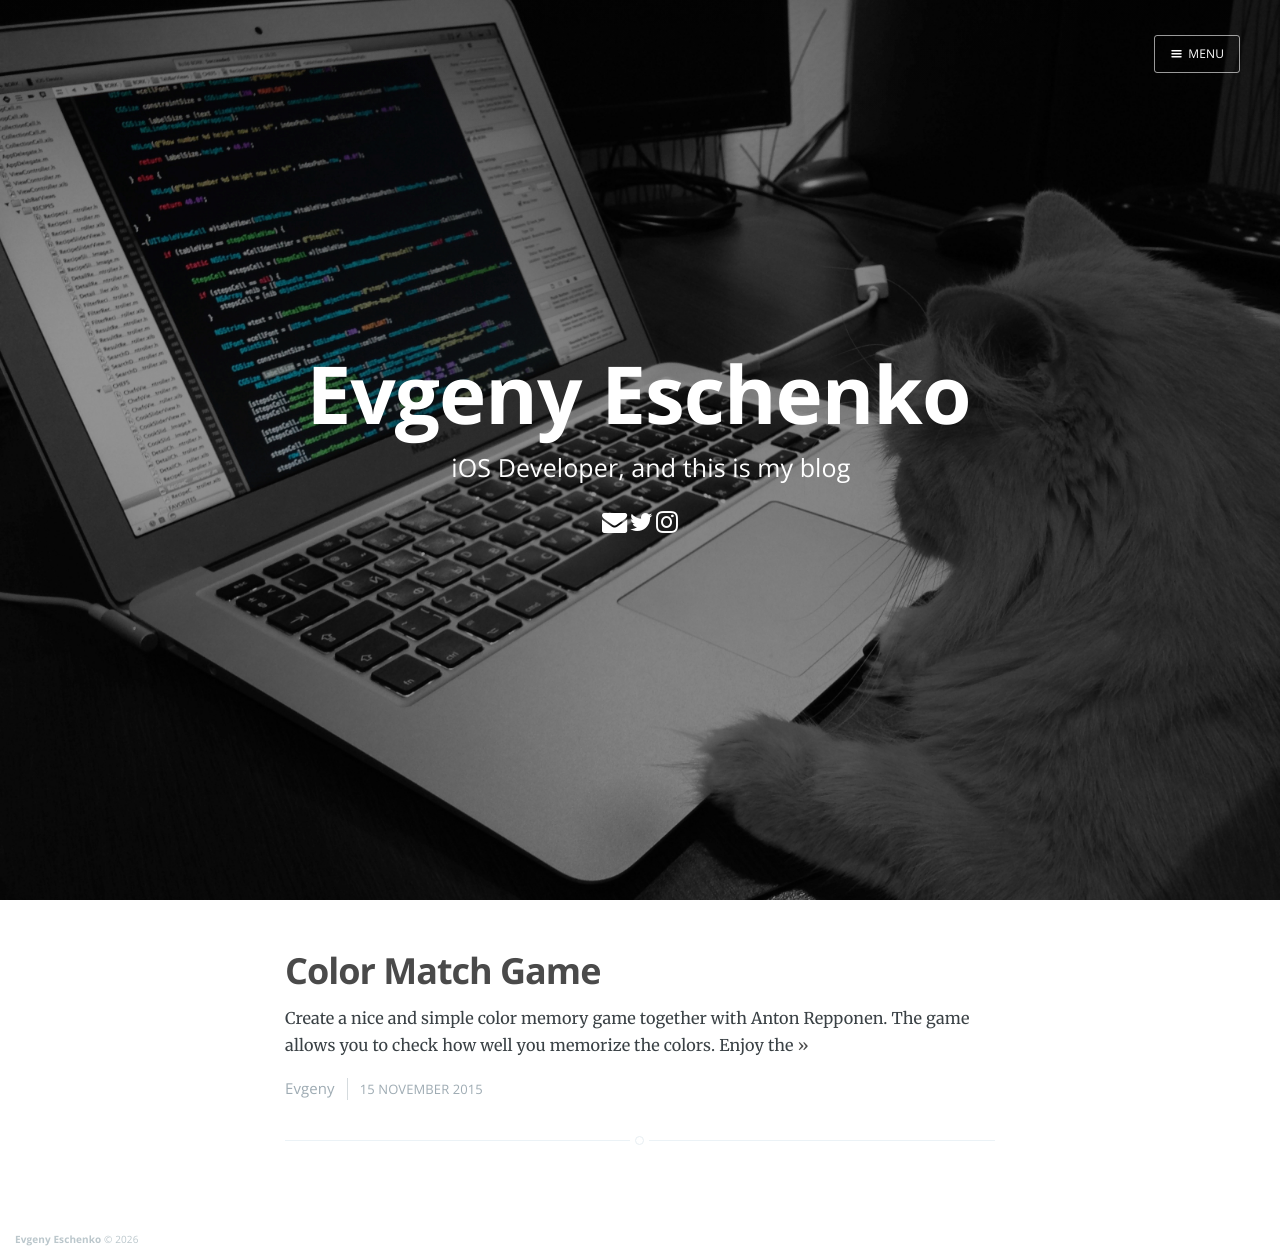
<file: index.html>
<!DOCTYPE html>
<html>
<head>

    <meta charset="utf-8" />
    <meta http-equiv="X-UA-Compatible" content="IE=edge" />

    <title>Evgeny Eschenko</title>
    <meta name="description" content=" iOS Developer, and this is my blog" />

    <meta name="HandheldFriendly" content="True" />
    <meta name="viewport" content="width=device-width, initial-scale=1.0" />

    <link rel="shortcut icon" href="assets/favicon.ico">

    <link rel="stylesheet" type="text/css" href="assets/css/screen.css%3Fv=9dc1ec94f9.css" />
    <link rel="stylesheet" type="text/css" href="http://fonts.googleapis.com/css?family=Merriweather:300,700,700italic,300italic|Open+Sans:700,400" />

    <link href="http://netdna.bootstrapcdn.com/font-awesome/4.4.0/css/font-awesome.css" rel="stylesheet">

    <link rel="canonical" href="index.html" />
    <meta name="referrer" content="origin" />
    
    <meta property="og:site_name" content="Evgeny Eschenko" />
    <meta property="og:type" content="website" />
    <meta property="og:title" content="Evgeny Eschenko" />
    <meta property="og:description" content=" iOS Developer, and this is my blog" />
    <meta property="og:url" content="http://eschenko.com/" />
    <meta property="og:image" content="http://eschenko.com/content/images/2015/11/coverImg.jpg" />
    
    <meta name="twitter:card" content="summary_large_image" />
    <meta name="twitter:title" content="Evgeny Eschenko" />
    <meta name="twitter:description" content=" iOS Developer, and this is my blog" />
    <meta name="twitter:url" content="http://eschenko.com/" />
    <meta name="twitter:image:src" content="http://eschenko.com/content/images/2015/11/coverImg.jpg" />
    
    <script type="application/ld+json">
{
    "@context": "http://schema.org",
    "@type": "Website",
    "publisher": "Evgeny Eschenko",
    "url": "http://eschenko.com/",
    "image": "http://eschenko.com/content/images/2015/11/coverImg.jpg",
    "description": " iOS Developer, and this is my blog"
}
    </script>

    <meta name="generator" content="Ghost 0.7" />
    <link rel="alternate" type="application/rss+xml" title="Evgeny Eschenko" href="http://eschenko.com/rss/" />
</head>
<body class="home-template nav-closed">

    <div class="nav">
    <h3 class="nav-title">Menu</h3>
    <a href="index.html#" class="nav-close">
        <span class="hidden">Close</span>
    </a>
    <ul>
            <li class="nav-home nav-current" role="presentation"><a href="index.html">Home</a></li>
            <li class="nav-about" role="presentation"><a href="about.html">About</a></li>
            <li class="nav--color-match" role="presentation"><a href="https://itunes.apple.com/us/app/color-match-color-memory-game/id1055754753?l=ru&amp;amp;ls=1&amp;amp;mt=8"> Color Match</a></li>
    </ul>
    <a class="subscribe-button icon-feed" href="http://eschenko.com/rss/">Subscribe</a>
</div>
<span class="nav-cover"></span>


    <div class="site-wrapper">

        
<header class="main-header " style="background-image: url(content/images/2015/11/coverImg.jpg)">
    <nav class="main-nav overlay clearfix">
        
            <a class="menu-button icon-menu" href="index.html#"><span class="word">Menu</span></a>
    </nav>
    <div class="vertical">
        <div class="main-header-content inner">
            <h1 class="page-title">Evgeny Eschenko</h1>
            <h2 class="page-description"> iOS Developer, and this is my blog</h2>
            
            <br>
            <a><div id="follow-icons">

	<a href="mailto:eschenkoevgeny@gmail.com"><i class="fa fa-envelope fa-2x"></i></a>
	<a href="http://twitter.com/evg3n"><i class="fa fa-twitter fa-2x"></i></a>
	<a href="http://instagram.com/evg3n"><i class="fa fa-instagram fa-2x"></i></a>
	
</div>                                                                  

<!--
<a href="http://github.com/username"><i class="fa fa-github-square fa-2x"></i></a>
<a href="http://plus.google.com/+username"><i class="fa fa-google-plus-square fa-2x"></i></a>
<a href="http://instagram.com/username"><i class="fa fa-instagram fa-2x"></i></a>
<a href="http://vimeo.com/username"><i class="fa fa-vimeo-square fa-2x"></i></a>
<a href="http://youtube.com/username"><i class="fa fa-youtube-square fa-2x"></i></a>
<a href="http://flickr.com/username"><i class="fa fa-flickr fa-2x"></i></a>
<a href="http://pinterest.com/username"><i class="fa fa-pinterest-square fa-2x"></i></a>
<a href="http://username.tumblr.com"><i class="fa fa-tumblr-square fa-2x"></i></a>
-->
</a>

        </div>
    </div>
    <a class="scroll-down icon-arrow-left" href="index.html#content" data-offset="-45"><span class="hidden">Scroll Down</span></a>
</header>

<main id="content" class="content" role="main">

    <div class="extra-pagination inner">
    <nav class="pagination" role="navigation">
    <span class="page-number">Page 1 of 1</span>
</nav>
</div>

<article class="post">
    <header class="post-header">
        <h2 class="post-title"><a href="color-match-game/index.html">Color Match Game</a></h2>
    </header>
    <section class="post-excerpt">
        <p>Create a nice and simple color memory game together with Anton Repponen. The game allows you to check how well you memorize the colors. Enjoy the <a class="read-more" href="color-match-game/index.html">&raquo;</a></p>
    </section>
    <footer class="post-meta">
        
        <a href="author/evgeny/index.html">Evgeny</a>
        
        <time class="post-date" datetime="2015-11-15">15 November 2015</time>
    </footer>
</article>

<nav class="pagination" role="navigation">
    <span class="page-number">Page 1 of 1</span>
</nav>

</main>


        <footer class="site-footer clearfix">
            <section class="copyright"><a href="index.html">Evgeny Eschenko</a> &copy; 2026</section>
        </footer>

    </div>

    

    <script type="text/javascript" src="https://code.jquery.com/jquery-1.11.3.min.js"></script>
    <script type="text/javascript" src="assets/js/jquery.fitvids.js%3Fv=9dc1ec94f9"></script>
    <script type="text/javascript" src="assets/js/index.js%3Fv=9dc1ec94f9"></script>

</body>
</html>
</file>
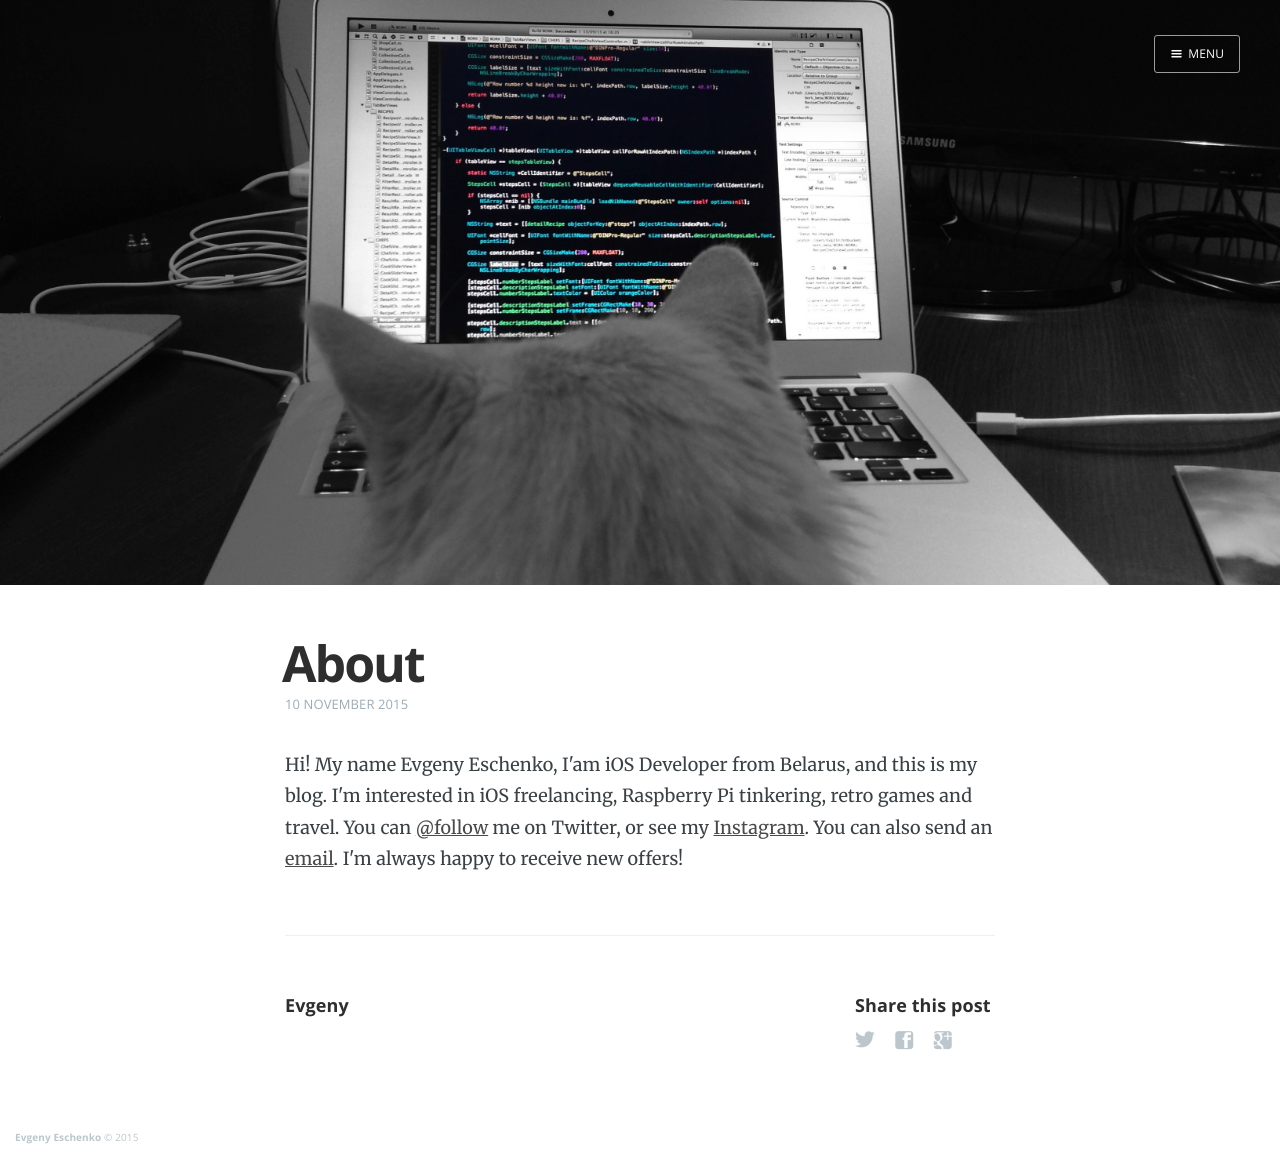
<file: about/index.html>
<!DOCTYPE html>
<html>
<head>

    <meta charset="utf-8" />
    <meta http-equiv="X-UA-Compatible" content="IE=edge" />

    <title>About</title>
    <meta name="description" content="" />

    <meta name="HandheldFriendly" content="True" />
    <meta name="viewport" content="width=device-width, initial-scale=1.0" />

    <link rel="shortcut icon" href="../assets/favicon.ico">

    <link rel="stylesheet" type="text/css" href="../assets/css/screen.css%3Fv=96593aec54.css" />
    <link rel="stylesheet" type="text/css" href="http://fonts.googleapis.com/css?family=Merriweather:300,700,700italic,300italic|Open+Sans:700,400" />

    <link href="http://netdna.bootstrapcdn.com/font-awesome/4.4.0/css/font-awesome.css" rel="stylesheet">

    <link rel="canonical" href="../about.html" />
    <meta name="referrer" content="origin" />
    
    <meta property="og:site_name" content="Evgeny Eschenko" />
    <meta property="og:type" content="article" />
    <meta property="og:title" content="About" />
    <meta property="og:description" content="Hi! My name Evgeny Eschenko, I&#x27;am iOS Developer from Belarus, and this is my blog. I&#x27;m interested in iOS freelancing, Raspberry Pi tinkering, retro games and travel. You can @follow me on Twitter, or see my Instagram. You can also..." />
    <meta property="og:url" content="http://eschenko.com/about/" />
    <meta property="og:image" content="http://eschenko.com/content/images/2015/11/aboutImg.jpg" />
    <meta property="article:published_time" content="2015-11-10T20:51:52.897Z" />
    <meta property="article:modified_time" content="2015-11-10T20:57:58.032Z" />
    
    <meta name="twitter:card" content="summary_large_image" />
    <meta name="twitter:title" content="About" />
    <meta name="twitter:description" content="Hi! My name Evgeny Eschenko, I&#x27;am iOS Developer from Belarus, and this is my blog. I&#x27;m interested in iOS freelancing, Raspberry Pi tinkering, retro games and travel. You can @follow me on Twitter, or see my Instagram. You can also..." />
    <meta name="twitter:url" content="http://eschenko.com/about/" />
    <meta name="twitter:image:src" content="http://eschenko.com/content/images/2015/11/aboutImg.jpg" />
    
    <script type="application/ld+json">
{
    "@context": "http://schema.org",
    "@type": "Article",
    "publisher": "Evgeny Eschenko",
    "author": {
        "@type": "Person",
        "name": "Evgeny",
        "url": "http://eschenko.com/author/evgeny",
        "sameAs": null,
        "description": null
    },
    "headline": "About",
    "url": "http://eschenko.com/about/",
    "datePublished": "2015-11-10T20:51:52.897Z",
    "dateModified": "2015-11-10T20:57:58.032Z",
    "image": "http://eschenko.com/content/images/2015/11/aboutImg.jpg",
    "description": "Hi! My name Evgeny Eschenko, I&#x27;am iOS Developer from Belarus, and this is my blog. I&#x27;m interested in iOS freelancing, Raspberry Pi tinkering, retro games and travel. You can @follow me on Twitter, or see my Instagram. You can also..."
}
    </script>

    <meta name="generator" content="Ghost 0.7" />
    <link rel="alternate" type="application/rss+xml" title="Evgeny Eschenko" href="http://eschenko.com/rss/" />
</head>
<body class="post-template nav-closed">

    <div class="nav">
    <h3 class="nav-title">Menu</h3>
    <a href="index.html#" class="nav-close">
        <span class="hidden">Close</span>
    </a>
    <ul>
            <li class="nav-home" role="presentation"><a href="../index.html">Home</a></li>
            <li class="nav-about" role="presentation"><a href="../about.html">About</a></li>
    </ul>
    <a class="subscribe-button icon-feed" href="http://eschenko.com/rss/">Subscribe</a>
</div>
<span class="nav-cover"></span>


    <div class="site-wrapper">

        


<header class="main-header post-head " style="background-image: url(../content/images/2015/11/aboutImg.jpg)">
    <nav class="main-nav overlay clearfix">
        
            <a class="menu-button icon-menu" href="index.html#"><span class="word">Menu</span></a>
    </nav>
</header>

<main class="content" role="main">
    <article class="post">

        <header class="post-header">
            <h1 class="post-title">About</h1>
            <section class="post-meta">
                <time class="post-date" datetime="2015-11-10">10 November 2015</time> 
            </section>
        </header>

        <section class="post-content">
            <p>Hi! My name Evgeny Eschenko, I'am iOS Developer from Belarus, and this is my blog. I'm interested in iOS freelancing, Raspberry Pi tinkering, retro games and travel. You can <a href="http://twitter.com/evg3n">@follow</a> me on Twitter, or see my <a href="http://instagram.com/evg3n">Instagram</a>. You can also send an <a href="mailto:eschenkoevgeny@gmail.com">email</a>. I'm always happy to receive new offers!</p>
        </section>

        <footer class="post-footer">



            <section class="author">
                <h4><a href="../author/evgeny/index.html">Evgeny</a></h4>

                     
                <div class="author-meta">
                    
                    
                </div>
            </section>


            <section class="share">
                <h4>Share this post</h4>
                <a class="icon-twitter" href="https://twitter.com/intent/tweet?text=About&amp;url=http://eschenko.com/about/"
                    onclick="window.open(this.href, 'twitter-share', 'width=550,height=235');return false;">
                    <span class="hidden">Twitter</span>
                </a>
                <a class="icon-facebook" href="https://www.facebook.com/sharer/sharer.php?u=http://eschenko.com/about/"
                    onclick="window.open(this.href, 'facebook-share','width=580,height=296');return false;">
                    <span class="hidden">Facebook</span>
                </a>
                <a class="icon-google-plus" href="https://plus.google.com/share?url=http://eschenko.com/about/"
                   onclick="window.open(this.href, 'google-plus-share', 'width=490,height=530');return false;">
                    <span class="hidden">Google+</span>
                </a>
            </section>

        </footer>

    </article>
</main>

<aside class="read-next">
</aside>



        <footer class="site-footer clearfix">
            <section class="copyright"><a href="../index.html">Evgeny Eschenko</a> &copy; 2015</section>
        </footer>

    </div>

    

    <script type="text/javascript" src="https://code.jquery.com/jquery-1.11.3.min.js"></script>
    <script type="text/javascript" src="../assets/js/jquery.fitvids.js%3Fv=96593aec54"></script>
    <script type="text/javascript" src="../assets/js/index.js%3Fv=96593aec54"></script>

</body>
</html>
</file>
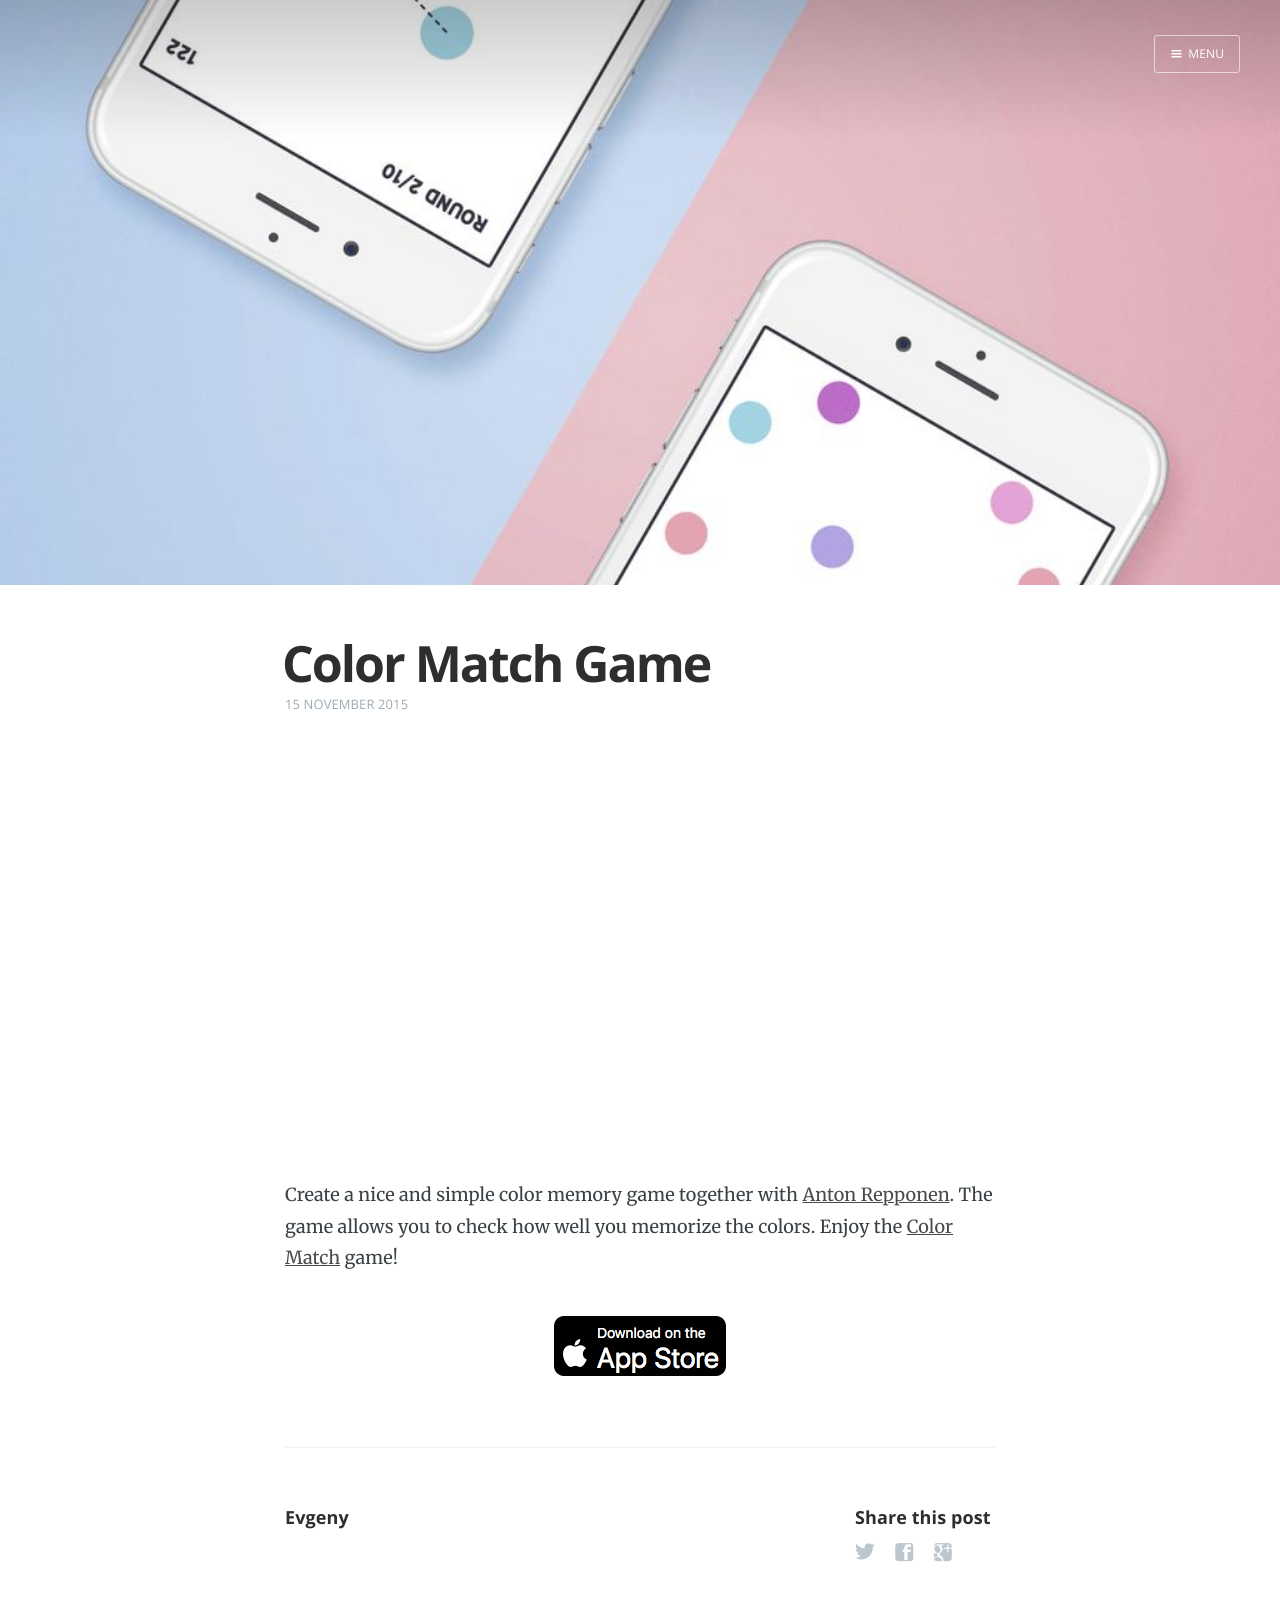
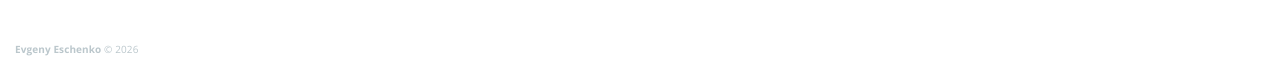
<file: color-match-game/index.html>
<!DOCTYPE html>
<html>
<head>

    <meta charset="utf-8" />
    <meta http-equiv="X-UA-Compatible" content="IE=edge" />

    <title>Color Match Game</title>
    <meta name="description" content="" />

    <meta name="HandheldFriendly" content="True" />
    <meta name="viewport" content="width=device-width, initial-scale=1.0" />

    <link rel="shortcut icon" href="../assets/favicon.ico">

    <link rel="stylesheet" type="text/css" href="../assets/css/screen.css%3Fv=9dc1ec94f9.css" />
    <link rel="stylesheet" type="text/css" href="http://fonts.googleapis.com/css?family=Merriweather:300,700,700italic,300italic|Open+Sans:700,400" />

    <link href="http://netdna.bootstrapcdn.com/font-awesome/4.4.0/css/font-awesome.css" rel="stylesheet">

    <link rel="canonical" href="index.html" />
    <meta name="referrer" content="origin" />
    
    <meta property="og:site_name" content="Evgeny Eschenko" />
    <meta property="og:type" content="article" />
    <meta property="og:title" content="Color Match Game" />
    <meta property="og:description" content="Create a nice and simple color memory game together with Anton Repponen. The game allows you to check how well you memorize the colors. Enjoy the Color Match game!..." />
    <meta property="og:url" content="http://eschenko.com/color-match-game/" />
    <meta property="og:image" content="http://eschenko.com/content/images/2015/11/colormatchbg.jpeg" />
    <meta property="article:published_time" content="2015-11-15T21:30:40.048Z" />
    <meta property="article:modified_time" content="2015-11-15T21:36:09.995Z" />
    
    <meta name="twitter:card" content="summary_large_image" />
    <meta name="twitter:title" content="Color Match Game" />
    <meta name="twitter:description" content="Create a nice and simple color memory game together with Anton Repponen. The game allows you to check how well you memorize the colors. Enjoy the Color Match game!..." />
    <meta name="twitter:url" content="http://eschenko.com/color-match-game/" />
    <meta name="twitter:image:src" content="http://eschenko.com/content/images/2015/11/colormatchbg.jpeg" />
    
    <script type="application/ld+json">
{
    "@context": "http://schema.org",
    "@type": "Article",
    "publisher": "Evgeny Eschenko",
    "author": {
        "@type": "Person",
        "name": "Evgeny",
        "url": "http://eschenko.com/author/evgeny",
        "sameAs": null,
        "description": null
    },
    "headline": "Color Match Game",
    "url": "http://eschenko.com/color-match-game/",
    "datePublished": "2015-11-15T21:30:40.048Z",
    "dateModified": "2015-11-15T21:36:09.995Z",
    "image": "http://eschenko.com/content/images/2015/11/colormatchbg.jpeg",
    "description": "Create a nice and simple color memory game together with Anton Repponen. The game allows you to check how well you memorize the colors. Enjoy the Color Match game!..."
}
    </script>

    <meta name="generator" content="Ghost 0.7" />
    <link rel="alternate" type="application/rss+xml" title="Evgeny Eschenko" href="http://eschenko.com/rss/" />
</head>
<body class="post-template nav-closed">

    <div class="nav">
    <h3 class="nav-title">Menu</h3>
    <a href="index.html#" class="nav-close">
        <span class="hidden">Close</span>
    </a>
    <ul>
            <li class="nav-home" role="presentation"><a href="../index.html">Home</a></li>
            <li class="nav-about" role="presentation"><a href="../about.html">About</a></li>
            <li class="nav--color-match" role="presentation"><a href="https://itunes.apple.com/us/app/color-match-color-memory-game/id1055754753?l=ru&amp;amp;ls=1&amp;amp;mt=8"> Color Match</a></li>
    </ul>
    <a class="subscribe-button icon-feed" href="http://eschenko.com/rss/">Subscribe</a>
</div>
<span class="nav-cover"></span>


    <div class="site-wrapper">

        


<header class="main-header post-head " style="background-image: url(../content/images/2015/11/colormatchbg.jpeg)">
    <nav class="main-nav overlay clearfix">
        
            <a class="menu-button icon-menu" href="index.html#"><span class="word">Menu</span></a>
    </nav>
</header>

<main class="content" role="main">
    <article class="post">

        <header class="post-header">
            <h1 class="post-title">Color Match Game</h1>
            <section class="post-meta">
                <time class="post-date" datetime="2015-11-15">15 November 2015</time> 
            </section>
        </header>

        <section class="post-content">
            <iframe src="https://player.vimeo.com/video/143680860" width="500" height="281" frameborder="0" webkitallowfullscreen mozallowfullscreen allowfullscreen></iframe>

<p>Create a nice and simple color memory game together with <a href="http://repponen.com">Anton Repponen</a>. The game allows you to check how well you memorize the colors. Enjoy the <a href="http://colormatch.co">Color Match</a> game! </p>

<p><a href="https://itunes.apple.com/us/app/color-match-color-memory-game/id1055754753?l=ru&amp;ls=1&amp;mt=8"><img src="../content/images/2015/11/appstore.jpg" alt="image alt text" title="" /></a></p>
        </section>

        <footer class="post-footer">



            <section class="author">
                <h4><a href="../author/evgeny/index.html">Evgeny</a></h4>

                     
                <div class="author-meta">
                    
                    
                </div>
            </section>


            <section class="share">
                <h4>Share this post</h4>
                <a class="icon-twitter" href="https://twitter.com/intent/tweet?text=Color%20Match%20Game&amp;url=http://eschenko.com/color-match-game/"
                    onclick="window.open(this.href, 'twitter-share', 'width=550,height=235');return false;">
                    <span class="hidden">Twitter</span>
                </a>
                <a class="icon-facebook" href="https://www.facebook.com/sharer/sharer.php?u=http://eschenko.com/color-match-game/"
                    onclick="window.open(this.href, 'facebook-share','width=580,height=296');return false;">
                    <span class="hidden">Facebook</span>
                </a>
                <a class="icon-google-plus" href="https://plus.google.com/share?url=http://eschenko.com/color-match-game/"
                   onclick="window.open(this.href, 'google-plus-share', 'width=490,height=530');return false;">
                    <span class="hidden">Google+</span>
                </a>
            </section>

        </footer>

    </article>
</main>

<aside class="read-next">
</aside>



        <footer class="site-footer clearfix">
            <section class="copyright"><a href="../index.html">Evgeny Eschenko</a> &copy; 2026</section>
        </footer>

    </div>

    

    <script type="text/javascript" src="https://code.jquery.com/jquery-1.11.3.min.js"></script>
    <script type="text/javascript" src="../assets/js/jquery.fitvids.js%3Fv=9dc1ec94f9"></script>
    <script type="text/javascript" src="../assets/js/index.js%3Fv=9dc1ec94f9"></script>

</body>
</html>
</file>
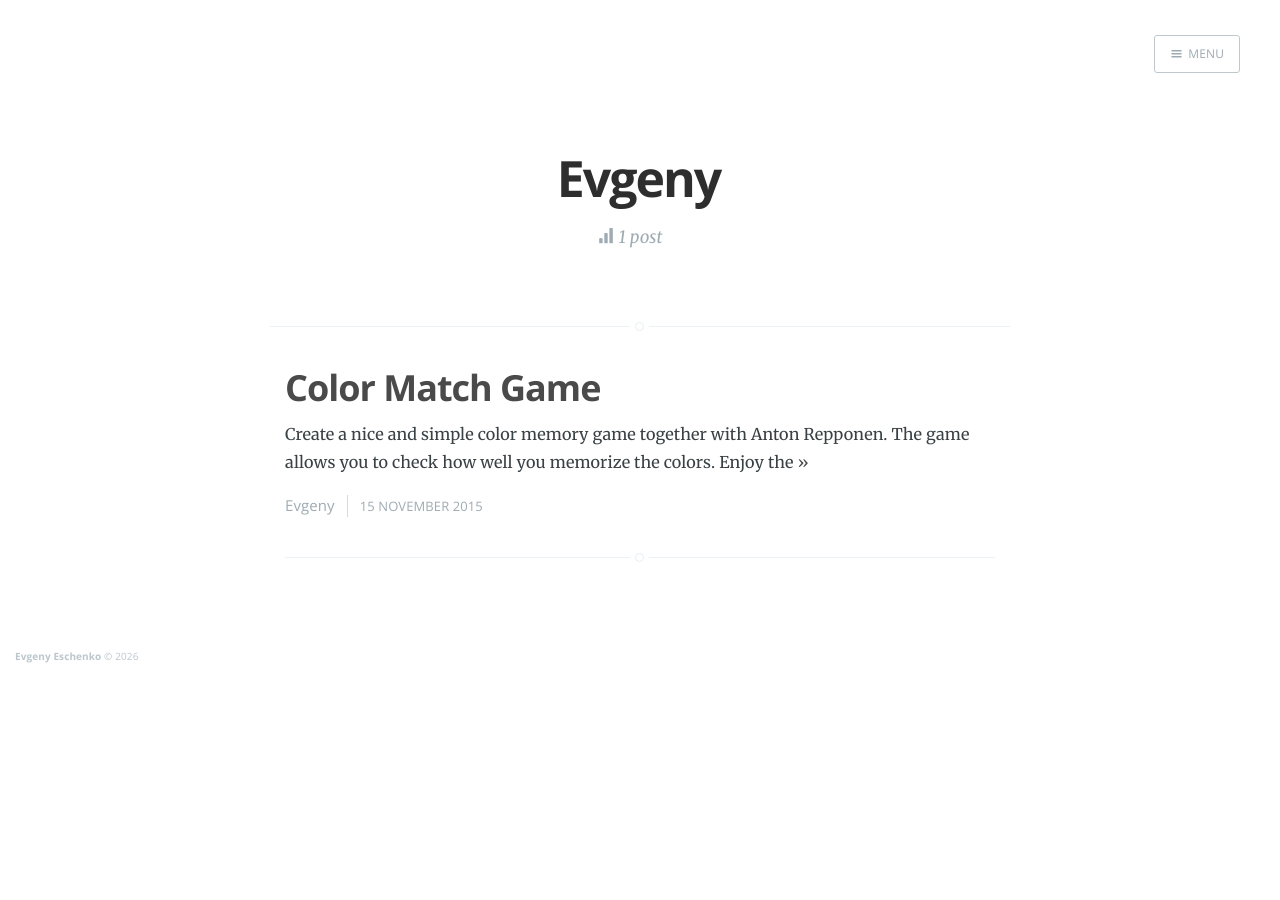
<file: author/evgeny/index.html>
<!DOCTYPE html>
<html>
<head>

    <meta charset="utf-8" />
    <meta http-equiv="X-UA-Compatible" content="IE=edge" />

    <title>Evgeny - Evgeny Eschenko</title>
    <meta name="description" content="" />

    <meta name="HandheldFriendly" content="True" />
    <meta name="viewport" content="width=device-width, initial-scale=1.0" />

    <link rel="shortcut icon" href="../../assets/favicon.ico">

    <link rel="stylesheet" type="text/css" href="../../assets/css/screen.css%3Fv=9dc1ec94f9.css" />
    <link rel="stylesheet" type="text/css" href="http://fonts.googleapis.com/css?family=Merriweather:300,700,700italic,300italic|Open+Sans:700,400" />

    <link href="http://netdna.bootstrapcdn.com/font-awesome/4.4.0/css/font-awesome.css" rel="stylesheet">

    <link rel="canonical" href="index.html" />
    <meta name="referrer" content="origin" />
    
    <meta property="og:site_name" content="Evgeny Eschenko" />
    <meta property="og:type" content="profile" />
    <meta property="og:title" content="Evgeny - Evgeny Eschenko" />
    <meta property="og:url" content="http://eschenko.com/author/evgeny/" />
    
    <meta name="twitter:card" content="summary" />
    <meta name="twitter:title" content="Evgeny - Evgeny Eschenko" />
    <meta name="twitter:url" content="http://eschenko.com/author/evgeny/" />
    
    <script type="application/ld+json">
{
    "@context": "http://schema.org",
    "@type": "Person",
    "publisher": "Evgeny Eschenko",
    "name": "Evgeny",
    "url": "http://eschenko.com/author/evgeny"
}
    </script>

    <meta name="generator" content="Ghost 0.7" />
    <link rel="alternate" type="application/rss+xml" title="Evgeny Eschenko" href="http://eschenko.com/rss/" />
</head>
<body class="author-template author-evgeny nav-closed">

    <div class="nav">
    <h3 class="nav-title">Menu</h3>
    <a href="index.html#" class="nav-close">
        <span class="hidden">Close</span>
    </a>
    <ul>
            <li class="nav-home" role="presentation"><a href="../../index.html">Home</a></li>
            <li class="nav-about" role="presentation"><a href="../../about.html">About</a></li>
            <li class="nav--color-match" role="presentation"><a href="https://itunes.apple.com/us/app/color-match-color-memory-game/id1055754753?l=ru&amp;amp;ls=1&amp;amp;mt=8"> Color Match</a></li>
    </ul>
    <a class="subscribe-button icon-feed" href="http://eschenko.com/rss/">Subscribe</a>
</div>
<span class="nav-cover"></span>


    <div class="site-wrapper">

        

    <header class="main-header author-head no-cover">
        <nav class="main-nav overlay clearfix">
            
                <a class="menu-button icon-menu" href="index.html#"><span class="word">Menu</span></a>
        </nav>
    </header>

    <section class="author-profile inner">
        <h1 class="author-title">Evgeny</h1>
        <div class="author-meta">
            
            
            <span class="author-stats"><i class="icon-stats"></i> 1 post</span>
        </div>
    </section>

<main class="content" role="main">

    <div class="extra-pagination inner">
    <nav class="pagination" role="navigation">
    <span class="page-number">Page 1 of 1</span>
</nav>
</div>

<article class="post">
    <header class="post-header">
        <h2 class="post-title"><a href="../../color-match-game/index.html">Color Match Game</a></h2>
    </header>
    <section class="post-excerpt">
        <p>Create a nice and simple color memory game together with Anton Repponen. The game allows you to check how well you memorize the colors. Enjoy the <a class="read-more" href="../../color-match-game/index.html">&raquo;</a></p>
    </section>
    <footer class="post-meta">
        
        <a href="index.html">Evgeny</a>
        
        <time class="post-date" datetime="2015-11-15">15 November 2015</time>
    </footer>
</article>

<nav class="pagination" role="navigation">
    <span class="page-number">Page 1 of 1</span>
</nav>

</main>


        <footer class="site-footer clearfix">
            <section class="copyright"><a href="../../index.html">Evgeny Eschenko</a> &copy; 2026</section>
        </footer>

    </div>

    

    <script type="text/javascript" src="https://code.jquery.com/jquery-1.11.3.min.js"></script>
    <script type="text/javascript" src="../../assets/js/jquery.fitvids.js%3Fv=9dc1ec94f9"></script>
    <script type="text/javascript" src="../../assets/js/index.js%3Fv=9dc1ec94f9"></script>

</body>
</html>
</file>
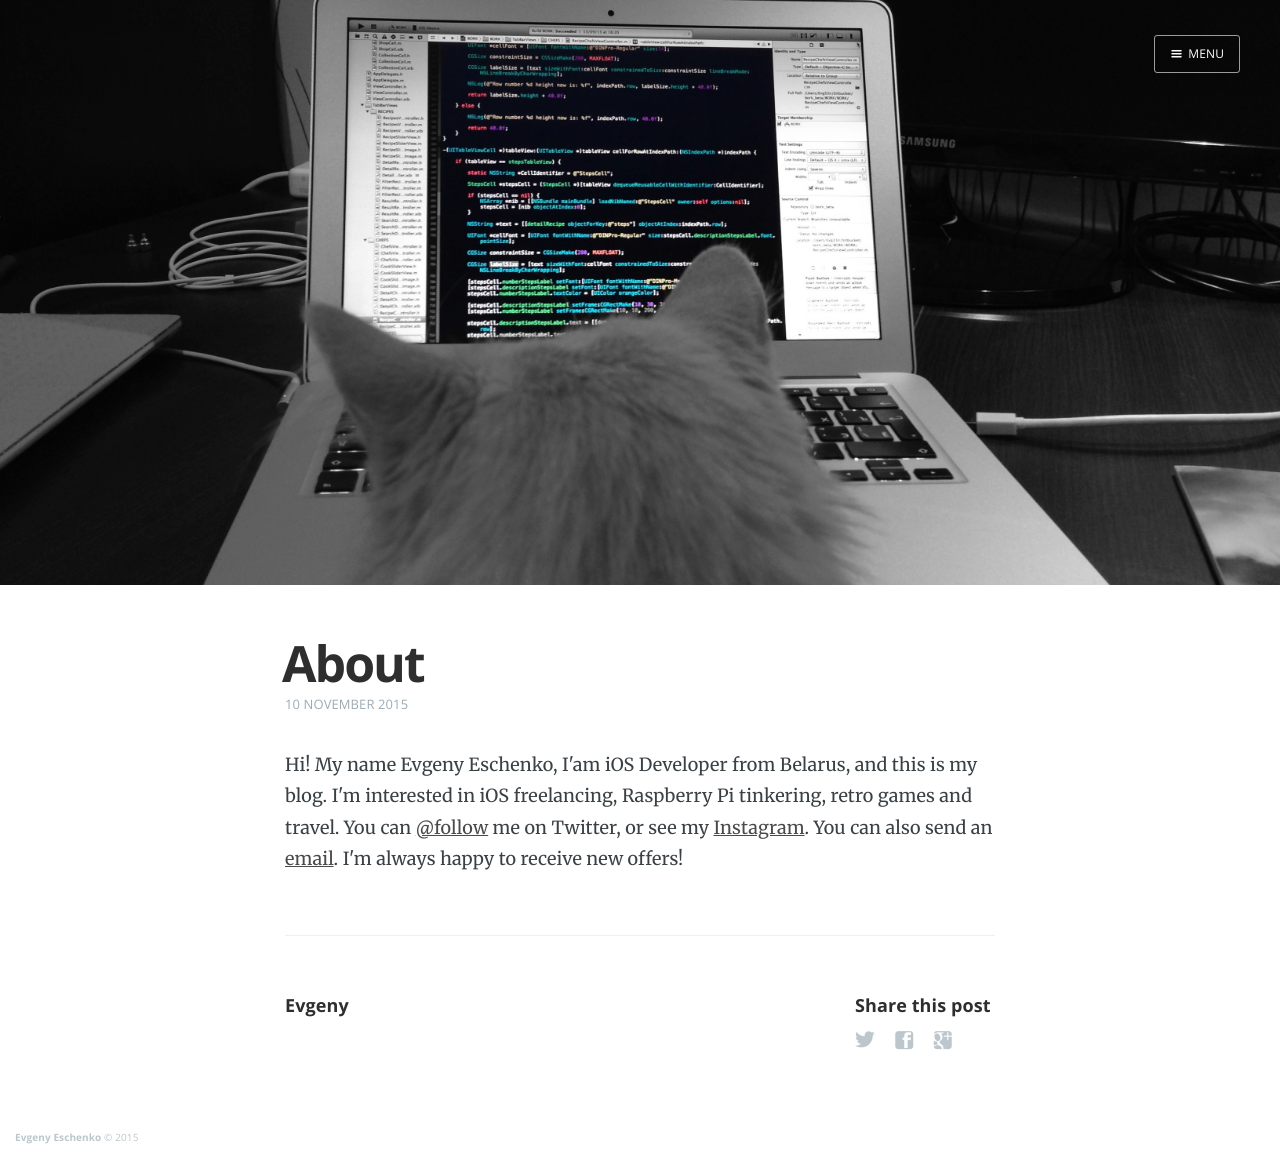
<file: about.html>
<!DOCTYPE html>
<html>
<head>

    <meta charset="utf-8" />
    <meta http-equiv="X-UA-Compatible" content="IE=edge" />

    <title>About</title>
    <meta name="description" content="" />

    <meta name="HandheldFriendly" content="True" />
    <meta name="viewport" content="width=device-width, initial-scale=1.0" />

    <link rel="shortcut icon" href="assets/favicon.ico">

    <link rel="stylesheet" type="text/css" href="assets/css/screen.css%3Fv=96593aec54.css" />
    <link rel="stylesheet" type="text/css" href="http://fonts.googleapis.com/css?family=Merriweather:300,700,700italic,300italic|Open+Sans:700,400" />

    <link href="http://netdna.bootstrapcdn.com/font-awesome/4.4.0/css/font-awesome.css" rel="stylesheet">

    <link rel="canonical" href="about.html" />
    <meta name="referrer" content="origin" />
    
    <meta property="og:site_name" content="Evgeny Eschenko" />
    <meta property="og:type" content="article" />
    <meta property="og:title" content="About" />
    <meta property="og:description" content="Hi! My name Evgeny Eschenko, I&#x27;am iOS Developer from Belarus, and this is my blog. I&#x27;m interested in iOS freelancing, Raspberry Pi tinkering, retro games and travel. You can @follow me on Twitter, or see my Instagram. You can also..." />
    <meta property="og:url" content="http://eschenko.com/about/" />
    <meta property="og:image" content="http://eschenko.com/content/images/2015/11/aboutImg.jpg" />
    <meta property="article:published_time" content="2015-11-10T20:51:52.897Z" />
    <meta property="article:modified_time" content="2015-11-10T20:57:58.032Z" />
    
    <meta name="twitter:card" content="summary_large_image" />
    <meta name="twitter:title" content="About" />
    <meta name="twitter:description" content="Hi! My name Evgeny Eschenko, I&#x27;am iOS Developer from Belarus, and this is my blog. I&#x27;m interested in iOS freelancing, Raspberry Pi tinkering, retro games and travel. You can @follow me on Twitter, or see my Instagram. You can also..." />
    <meta name="twitter:url" content="http://eschenko.com/about/" />
    <meta name="twitter:image:src" content="http://eschenko.com/content/images/2015/11/aboutImg.jpg" />
    
    <script type="application/ld+json">
{
    "@context": "http://schema.org",
    "@type": "Article",
    "publisher": "Evgeny Eschenko",
    "author": {
        "@type": "Person",
        "name": "Evgeny",
        "url": "http://eschenko.com/author/evgeny",
        "sameAs": null,
        "description": null
    },
    "headline": "About",
    "url": "http://eschenko.com/about/",
    "datePublished": "2015-11-10T20:51:52.897Z",
    "dateModified": "2015-11-10T20:57:58.032Z",
    "image": "http://eschenko.com/content/images/2015/11/aboutImg.jpg",
    "description": "Hi! My name Evgeny Eschenko, I&#x27;am iOS Developer from Belarus, and this is my blog. I&#x27;m interested in iOS freelancing, Raspberry Pi tinkering, retro games and travel. You can @follow me on Twitter, or see my Instagram. You can also..."
}
    </script>

    <meta name="generator" content="Ghost 0.7" />
    <link rel="alternate" type="application/rss+xml" title="Evgeny Eschenko" href="http://eschenko.com/rss/" />
</head>
<body class="post-template nav-closed">

    <div class="nav">
    <h3 class="nav-title">Menu</h3>
    <a href="about/index.html#" class="nav-close">
        <span class="hidden">Close</span>
    </a>
    <ul>
            <li class="nav-home" role="presentation"><a href="index.html">Home</a></li>
            <li class="nav-about" role="presentation"><a href="about.html">About</a></li>
    </ul>
    <a class="subscribe-button icon-feed" href="http://eschenko.com/rss/">Subscribe</a>
</div>
<span class="nav-cover"></span>


    <div class="site-wrapper">

        


<header class="main-header post-head " style="background-image: url(content/images/2015/11/aboutImg.jpg)">
    <nav class="main-nav overlay clearfix">
        
            <a class="menu-button icon-menu" href="about/index.html#"><span class="word">Menu</span></a>
    </nav>
</header>

<main class="content" role="main">
    <article class="post">

        <header class="post-header">
            <h1 class="post-title">About</h1>
            <section class="post-meta">
                <time class="post-date" datetime="2015-11-10">10 November 2015</time> 
            </section>
        </header>

        <section class="post-content">
            <p>Hi! My name Evgeny Eschenko, I'am iOS Developer from Belarus, and this is my blog. I'm interested in iOS freelancing, Raspberry Pi tinkering, retro games and travel. You can <a href="http://twitter.com/evg3n">@follow</a> me on Twitter, or see my <a href="http://instagram.com/evg3n">Instagram</a>. You can also send an <a href="mailto:eschenkoevgeny@gmail.com">email</a>. I'm always happy to receive new offers!</p>
        </section>

        <footer class="post-footer">



            <section class="author">
                <h4><a href="author/evgeny/index.html">Evgeny</a></h4>

                     
                <div class="author-meta">
                    
                    
                </div>
            </section>


            <section class="share">
                <h4>Share this post</h4>
                <a class="icon-twitter" href="https://twitter.com/intent/tweet?text=About&amp;url=http://eschenko.com/about/"
                    onclick="window.open(this.href, 'twitter-share', 'width=550,height=235');return false;">
                    <span class="hidden">Twitter</span>
                </a>
                <a class="icon-facebook" href="https://www.facebook.com/sharer/sharer.php?u=http://eschenko.com/about/"
                    onclick="window.open(this.href, 'facebook-share','width=580,height=296');return false;">
                    <span class="hidden">Facebook</span>
                </a>
                <a class="icon-google-plus" href="https://plus.google.com/share?url=http://eschenko.com/about/"
                   onclick="window.open(this.href, 'google-plus-share', 'width=490,height=530');return false;">
                    <span class="hidden">Google+</span>
                </a>
            </section>

        </footer>

    </article>
</main>

<aside class="read-next">
</aside>



        <footer class="site-footer clearfix">
            <section class="copyright"><a href="index.html">Evgeny Eschenko</a> &copy; 2015</section>
        </footer>

    </div>

    

    <script type="text/javascript" src="https://code.jquery.com/jquery-1.11.3.min.js"></script>
    <script type="text/javascript" src="assets/js/jquery.fitvids.js%3Fv=96593aec54"></script>
    <script type="text/javascript" src="assets/js/index.js%3Fv=96593aec54"></script>

</body>
</html>
</file>
